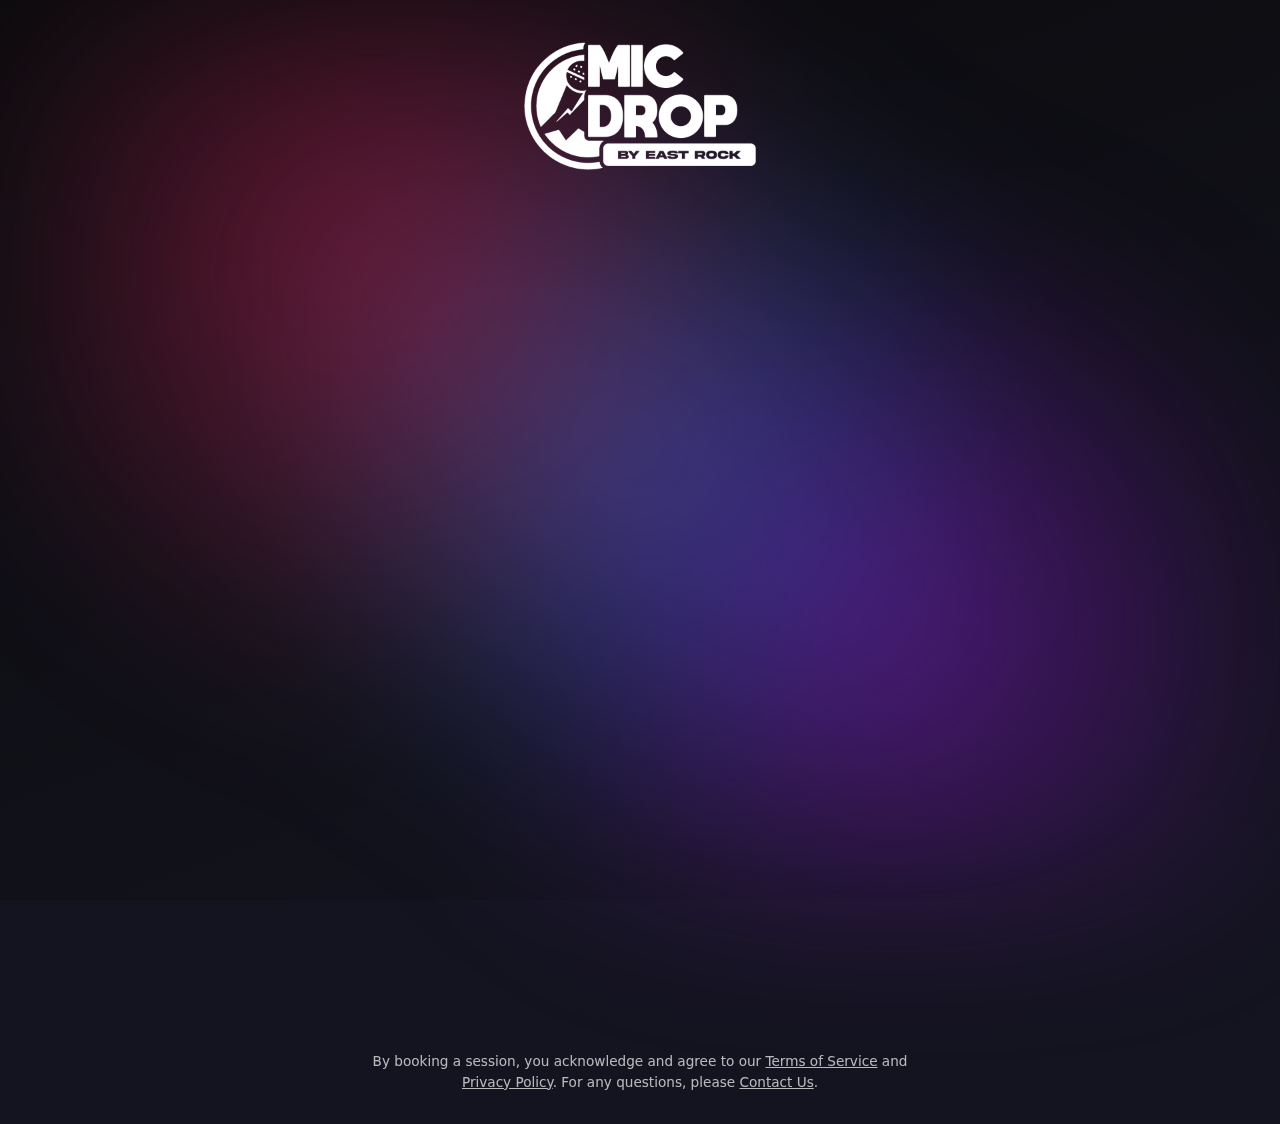
<file: index.html>
<!DOCTYPE html>
<html lang="en">

<head>
    <meta charset="UTF-8" />
    <meta name="viewport" content="width=device-width, initial-scale=1" />
    <title>Mic Drop | East Rock</title>
    <link href="https://cdn.jsdelivr.net/npm/bootstrap@5.3.3/dist/css/bootstrap.min.css" rel="stylesheet">
    <link href="./assets/css/base.css" rel="stylesheet">
    <link href="./assets/css/components.css" rel="stylesheet">
    <link href="./assets/css/pages/home.css" rel="stylesheet">
    <link href="./assets/css/animations.css" rel="stylesheet">
    <style>
        iframe {
            transform: scale(1.5);
            /* Zooms in by 50% */
        }
    </style>

</head>

<body>

    <!-- Content -->
    <main class="container container-narrow">
        <section class="hero">
            <img src="./assets/img/logo.png" alt="East Rock" style="height:180px;" class="" />

        </section>

        <section class="p-3 p-md-4 mb-2 steps-seq">
            <!-- Responsive YouTube player with rounded border -->
            <div class="video-wrapper glass mb-3">
                <div class="ratio ratio-16x9">
                    <iframe
                        src="https://www.youtube.com/embed/PxoGTrS4P04?si=-rmLL9esfPuLLINB&amp;controls=0&amp;modestbranding=1&amp;rel=0&amp;showinfo=0&amp;autoplay=1&amp;mute=1&amp;loop=1&amp;&playlist=PxoGTrS4P04"
                        title="What is your legacy?" allow="autoplay" frameborder="0">

                    </iframe>
                </div>
            </div>
            <!-- Steps -->
            <div class="step d-flex justify-content-center">
                <div class="d-flex align-items-start">
                    <div class="step-number me-3">1</div>
                    <p class="mb-0"><b class="h5">Book Your Session</b><br>Lock in your slot online and secure your
                        performance. Slots are limited.</p>
                </div>
            </div>

            <div class="step d-flex justify-content-center">
                <div class="d-flex align-items-start">
                    <div class="step-number me-3">2</div>
                    <p class="mb-0"><b class="h5">Confirm Your Shoot</b><br>Once you book a team member will reach out
                        to confirm your appointment and song details within 48 hours.</p>
                </div>
            </div>
            <div class="step d-flex justify-content-center">
                <div class="d-flex align-items-start">
                    <div class="step-number me-3">3</div>
                    <p class="mb-0"><b class="h5">Come Prepared</b><br>Come well rehearsed and dressed looking your
                        best, each shoot takes around 60 to 90 minutes.</p>
                </div>
            </div>
            <!-- CTA -->
            <a href="./1/" class="btn btn-cta mt-3">Get Started</a>
        </section>

        <!-- Trust blip / details (optional tiny text) -->
        <p class="footer-note">
            By booking a session, you acknowledge and agree to our <a href="./terms.html"
                style="text-decoration:underline!important;">Terms of Service</a> and <a href="./privacy.html"
                style="text-decoration:underline!important;">Privacy Policy</a>. For any questions, please <a
                href="mailto:micdrop@eastrockent.com" style="text-decoration:underline!important;">Contact Us</a>.
        </p>
    </main>

    <script src="https://cdn.jsdelivr.net/npm/bootstrap@5.3.3/dist/js/bootstrap.bundle.min.js"></script>

</body>

</html>
</file>
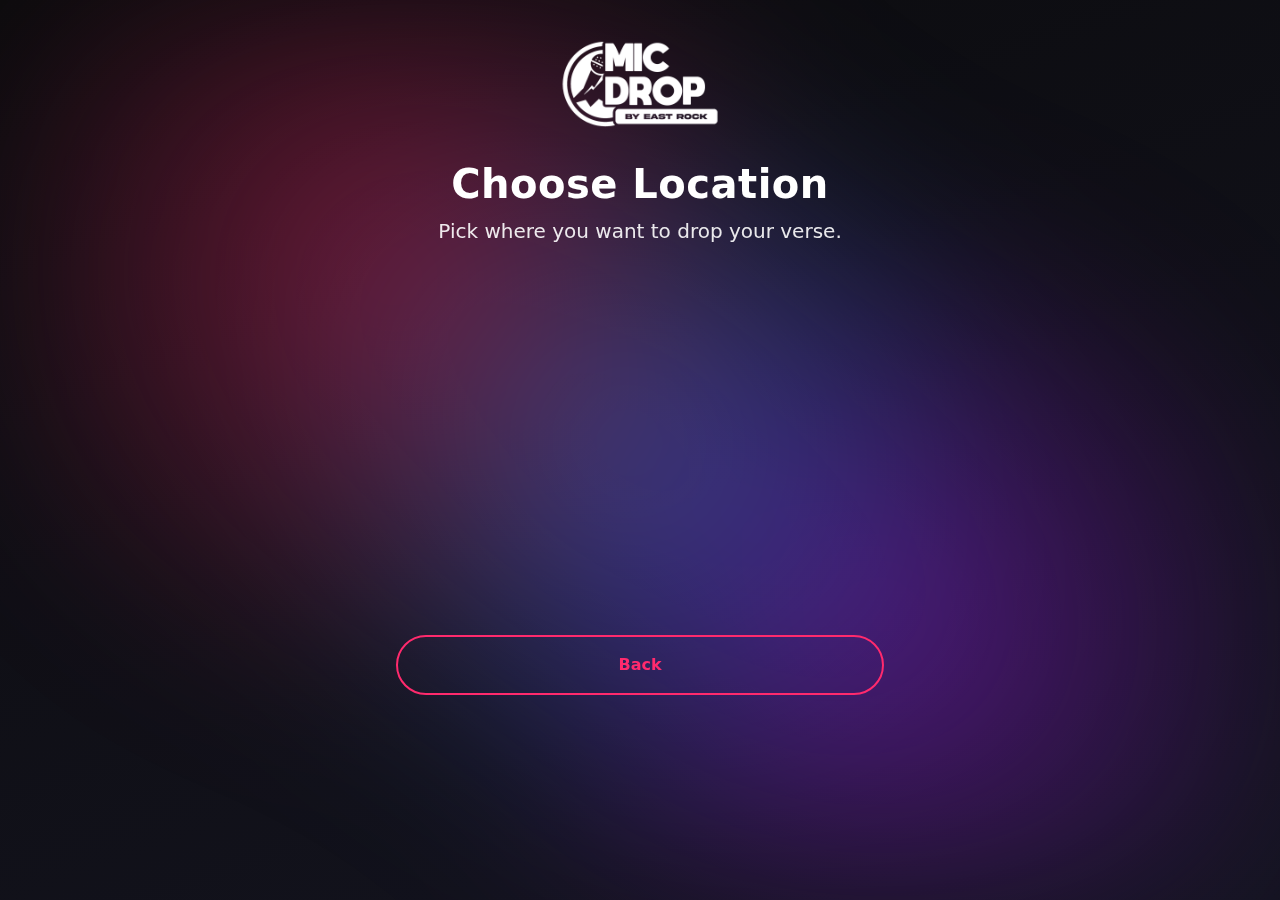
<file: 1/index.html>
<!DOCTYPE html>
<html lang="en">

<head>
    <meta charset="UTF-8" />
    <meta name="viewport" content="width=device-width, initial-scale=1" />
    <title>Mic Drop | Choose Location</title>

    <!-- Open Graph Meta Tags -->
    <meta property="og:type" content="website" />
    <meta property="og:url" content="https://drop.eastrock.tv" />
    <meta property="og:site_name" content="East Rock Mic Drop" />

    <meta property="og:title" content="Mic Drop | What’s Your Legacy?" />
    <meta property="og:description" content="Step into the booth. Deliver your bars. Leave with cinematic visuals that live forever. What’s your legacy?" />

    <meta property="og:image" content="../assets/img/og.jpg" />
    <meta property="og:image:alt" content="East Rock Mic Drop – What’s Your Legacy?" />

    <!-- Favicons -->
    <link rel="shortcut icon" href="../assets/img/favicon/favicon.ico" type="image/x-icon" />
    <link rel="apple-touch-icon" href="../assets/img/favicon/apple-touch-icon.png" />
    <link rel="apple-touch-icon" sizes="57x57" href="../assets/img/favicon/apple-touch-icon-57x57.png" />
    <link rel="apple-touch-icon" sizes="72x72" href="../assets/img/favicon/apple-touch-icon-72x72.png" />
    <link rel="apple-touch-icon" sizes="76x76" href="../assets/img/favicon/apple-touch-icon-76x76.png" />
    <link rel="apple-touch-icon" sizes="114x114" href="../assets/img/favicon/apple-touch-icon-114x114.png" />
    <link rel="apple-touch-icon" sizes="120x120" href="../assets/img/favicon/apple-touch-icon-120x120.png" />
    <link rel="apple-touch-icon" sizes="144x144" href="../assets/img/favicon/apple-touch-icon-144x144.png" />
    <link rel="apple-touch-icon" sizes="152x152" href="../assets/img/favicon/apple-touch-icon-152x152.png" />
    <link rel="apple-touch-icon" sizes="180x180" href="../assets/img/favicon/apple-touch-icon-180x180.png" />

    <!-- Twitter Card -->
    <meta name="twitter:card" content="summary_large_image" />
    <meta name="twitter:title" content="Mic Drop | What’s Your Legacy?" />
    <meta name="twitter:description" content="Step into the booth. Deliver your bars. Leave with cinematic visuals that live forever. What’s your legacy?" />
    <meta name="twitter:image" content="../assets/img/og.jpg" />

    <link href="https://cdn.jsdelivr.net/npm/bootstrap@5.3.3/dist/css/bootstrap.min.css" rel="stylesheet">
    <link href="https://cdn.jsdelivr.net/npm/bootstrap-icons@1.11.3/font/bootstrap-icons.min.css" rel="stylesheet">

    <link href="../assets/css/base.css" rel="stylesheet">
    <link href="../assets/css/components.css" rel="stylesheet">
    <link href="../assets/css/pages/locations.css" rel="stylesheet">
    <link href="../assets/css/animations.css" rel="stylesheet">
</head>

<body>
    <main class="container container-narrow">
        <section class="hero p-2 pt-4">
            <img src="../assets/img/logo.png" alt="East Rock" style="height:120px;" class="mb-0" />
            <div class="text-fade">
                <h1 class="fw-bold mt-3 mb-2">Choose Location</h1>
                <p class="lead">Pick where you want to drop your verse.</p>

            </div>

        </section>
        <section class="p-3 p-md-4 mb-3">
            
            <!-- Location options -->
            <div class="row g-3 mb-4 locations-seq">
                <div class="col-12">
                    <a href="./ct/">
                        <div class="location-card">
                            <h5><i class="bi bi-geo-alt-fill"></i> Connecticut</h5>
                            <p class="mb-0 small opacity-75">Elm City creativity at the core of Connecticut.</p>
                        </div>
                    </a>
                </div>
                <div class="col-12">
                    <a href="./ri/">
                        <div class="location-card">
                            <h5><i class="bi bi-geo-alt-fill"></i> Rhode Island</h5>
                            <p class="mb-0 small opacity-75">East Coast energy in the heart of Providence.</p>
                        </div>
                    </a>
                </div>
                <div class="col-12">
                    <a href="https://forms.gle/TsVMeDbG4mCWKY7u7">
                        <div class="location-card">
                            <h5>Don’t see your area listed?</h5>
                            <p class="mb-0 small opacity-75">Tap here to request a session near you.</p>
                        </div>
                    </a>
                </div>
            </div>
            <!-- Continue button -->
            <a href="../" class="btn btn-cta-outline">Back</a>
        </section>
        <!-- Trust blip / details (optional tiny text) -->
        <!-- <p class="footer-note fixed-bottom">
            You acknowledge and agree to our <a href="../terms.html" style="text-decoration:underline!important;">Terms
                of Service</a> and <a href="../privacy.html" style="text-decoration:underline!important;">Privacy
                Policy</a>. Please <a href="mailto:support@eastrockent.com"
                style="text-decoration:underline!important;">Contact Us</a> if you have any questions.
        </p> -->
    </main>

    <!-- Bootstrap JS Bundle with Popper -->
    <script src="https://cdn.jsdelivr.net/npm/bootstrap@5.3.3/dist/js/bootstrap.bundle.min.js"></script>

</body>



</html>
</file>
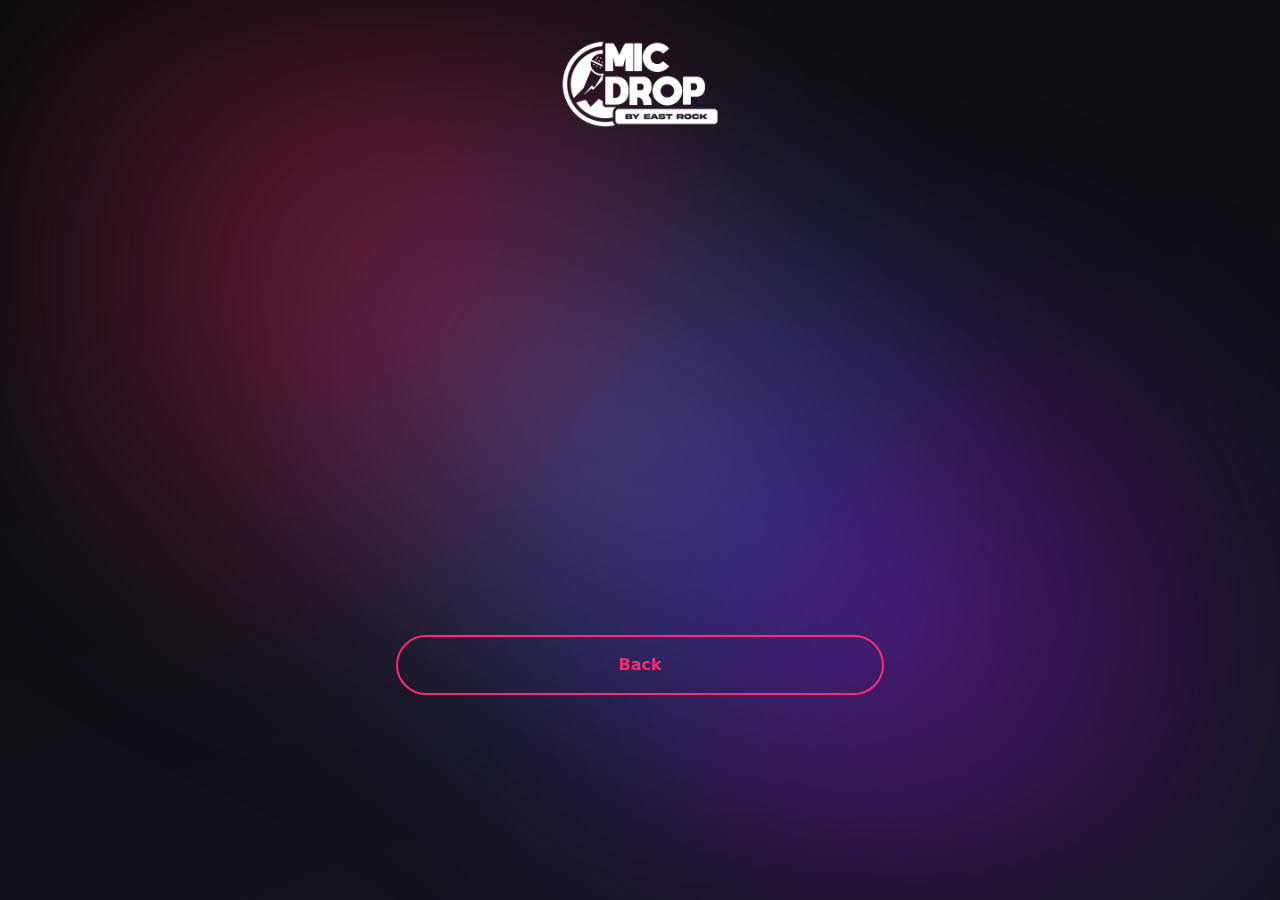
<file: 1/connecticut/index.html>
<!DOCTYPE html>
<html lang="en">

<head>
    <meta charset="UTF-8" />
    <meta name="viewport" content="width=device-width, initial-scale=1" />
    <title>Mic Drop | Choose Song Count</title>

    <!-- Open Graph Meta Tags -->
    <meta property="og:type" content="website" />
    <meta property="og:url" content="https://drop.eastrock.tv" />
    <meta property="og:site_name" content="East Rock Mic Drop" />

    <meta property="og:title" content="Mic Drop | What’s Your Legacy?" />
    <meta property="og:description" content="Step into the booth. Deliver your bars. Leave with cinematic visuals that live forever. What’s your legacy?" />

    <meta property="og:image" content="../../assets/img/og.jpg" />
    <meta property="og:image:alt" content="East Rock Mic Drop – What’s Your Legacy?" />

    <!-- Favicons -->
    <link rel="shortcut icon" href="../../assets/img/favicon/favicon.ico" type="image/x-icon" />
    <link rel="apple-touch-icon" href="../../assets/img/favicon/apple-touch-icon.png" />
    <link rel="apple-touch-icon" sizes="57x57" href="../../assets/img/favicon/apple-touch-icon-57x57.png" />
    <link rel="apple-touch-icon" sizes="72x72" href="../../assets/img/favicon/apple-touch-icon-72x72.png" />
    <link rel="apple-touch-icon" sizes="76x76" href="../../assets/img/favicon/apple-touch-icon-76x76.png" />
    <link rel="apple-touch-icon" sizes="114x114" href="../../assets/img/favicon/apple-touch-icon-114x114.png" />
    <link rel="apple-touch-icon" sizes="120x120" href="../../assets/img/favicon/apple-touch-icon-120x120.png" />
    <link rel="apple-touch-icon" sizes="144x144" href="../../assets/img/favicon/apple-touch-icon-144x144.png" />
    <link rel="apple-touch-icon" sizes="152x152" href="../../assets/img/favicon/apple-touch-icon-152x152.png" />
    <link rel="apple-touch-icon" sizes="180x180" href="../../assets/img/favicon/apple-touch-icon-180x180.png" />

    <!-- Twitter Card -->
    <meta name="twitter:card" content="summary_large_image" />
    <meta name="twitter:title" content="Mic Drop | What’s Your Legacy?" />
    <meta name="twitter:description" content="Step into the booth. Deliver your bars. Leave with cinematic visuals that live forever. What’s your legacy?" />
    <meta name="twitter:image" content="../../assets/img/og.jpg" />

    <link href="https://cdn.jsdelivr.net/npm/bootstrap@5.3.3/dist/css/bootstrap.min.css" rel="stylesheet">
    <link href="../../assets/css/base.css" rel="stylesheet">
    <link href="../../assets/css/components.css" rel="stylesheet">
    <link href="../../assets/css/animations.css" rel="stylesheet">
    <link href="../../assets/css/pages/songs.css" rel="stylesheet">

</head>

<body>
    <main class="container container-narrow">
        <section class="hero p-2 pt-4">
            <img src="../../assets/img/logo.png" alt="East Rock" style="height:120px;" class="mb-0" />
            <div class="text-fade">
                <h1 class="fw-bold mt-3 mb-2">Choose Songs</h1>
                <p class="lead">Select how many songs you'd like to shoot.</p>

            </div>

        </section>
        <section class="p-3 p-md-4 mb-3">
            <!-- Location options -->
            <div class="row g-3 mb-4 locations-seq">
                <div class="col-12">
                    <a href="https://shopeastrock.com/products/mic-drop?variant=51114067919131">
                        <div class="location-card">
                            <h5>1 Song</h5>
                            <p class="mb-0 small opacity-75">Highlight your upcoming single.</p>
                        </div>
                    </a>
                </div>
                <div class="col-12">
                    <a href="https://shopeastrock.com/products/mic-drop?variant=51116098519323">
                        <div class="location-card">
                            <h5>2 Songs</h5>
                            <p class="mb-0 small opacity-75">Bolster your social media.</p>
                        </div>
                    </a>
                </div>
                <div class="col-12">
                    <a href="https://shopeastrock.com/products/mic-drop?variant=51116098552091">
                        <div class="location-card">
                            <h5>3 Songs</h5>
                            <p class="mb-0 small opacity-75">Prepare for your album release.</p>
                        </div>
                    </a>
                </div>
            </div>
            <!-- Continue button -->
            <a href="../" class="btn btn-cta-outline">Back</a>
        </section>
        <!-- Trust blip / details (optional tiny text) -->
        <!-- <p class="footer-note fixed-bottom">
            You acknowledge and agree to our <a href="../../terms.html" style="text-decoration:underline!important;">Terms
                of Service</a> and <a href="../../privacy.html" style="text-decoration:underline!important;">Privacy
                Policy</a>. Please <a href="mailto:support@eastrockent.com"
                style="text-decoration:underline!important;">Contact Us</a> if you have any questions.
        </p> -->
    </main>

    <!-- Bootstrap JS Bundle with Popper -->
    <script src="https://cdn.jsdelivr.net/npm/bootstrap@5.3.3/dist/js/bootstrap.bundle.min.js"></script>

</body>



</html>
</file>
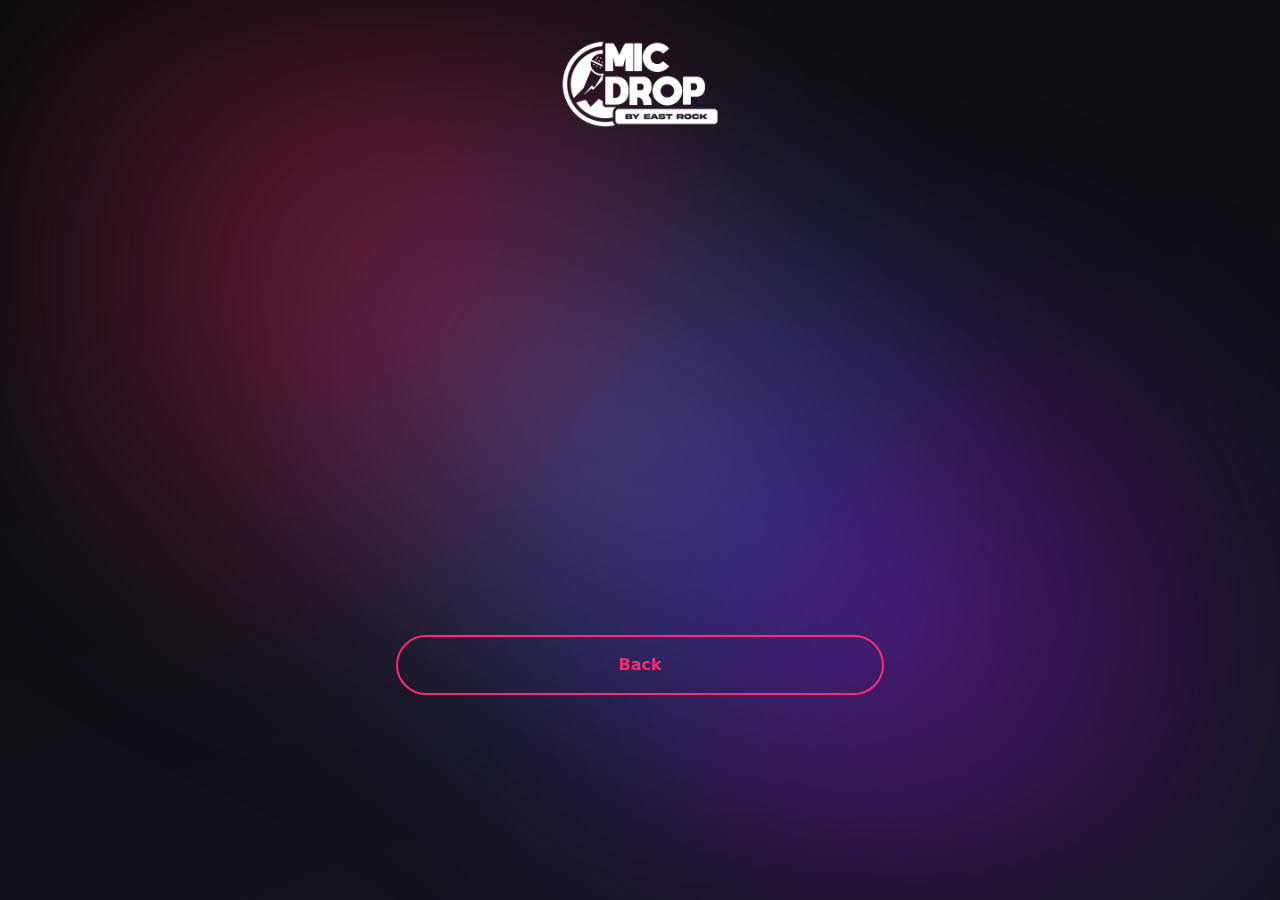
<file: 1/ct/index.html>
<!DOCTYPE html>
<html lang="en">

<head>
    <meta charset="UTF-8" />
    <meta name="viewport" content="width=device-width, initial-scale=1" />
    <title>Mic Drop | Choose Shoot Type</title>

    <!-- Open Graph Meta Tags -->
    <meta property="og:type" content="website" />
    <meta property="og:url" content="https://drop.eastrock.tv" />
    <meta property="og:site_name" content="East Rock Mic Drop" />

    <meta property="og:title" content="Mic Drop | What’s Your Legacy?" />
    <meta property="og:description" content="Step into the booth. Deliver your bars. Leave with cinematic visuals that live forever. What’s your legacy?" />

    <meta property="og:image" content="../../assets/img/og.jpg" />
    <meta property="og:image:alt" content="East Rock Mic Drop – What’s Your Legacy?" />

    <!-- Favicons -->
    <link rel="shortcut icon" href="../../assets/img/favicon/favicon.ico" type="image/x-icon" />
    <link rel="apple-touch-icon" href="../../assets/img/favicon/apple-touch-icon.png" />
    <link rel="apple-touch-icon" sizes="57x57" href="../../assets/img/favicon/apple-touch-icon-57x57.png" />
    <link rel="apple-touch-icon" sizes="72x72" href="../../assets/img/favicon/apple-touch-icon-72x72.png" />
    <link rel="apple-touch-icon" sizes="76x76" href="../../assets/img/favicon/apple-touch-icon-76x76.png" />
    <link rel="apple-touch-icon" sizes="114x114" href="../../assets/img/favicon/apple-touch-icon-114x114.png" />
    <link rel="apple-touch-icon" sizes="120x120" href="../../assets/img/favicon/apple-touch-icon-120x120.png" />
    <link rel="apple-touch-icon" sizes="144x144" href="../../assets/img/favicon/apple-touch-icon-144x144.png" />
    <link rel="apple-touch-icon" sizes="152x152" href="../../assets/img/favicon/apple-touch-icon-152x152.png" />
    <link rel="apple-touch-icon" sizes="180x180" href="../../assets/img/favicon/apple-touch-icon-180x180.png" />

    <!-- Twitter Card -->
    <meta name="twitter:card" content="summary_large_image" />
    <meta name="twitter:title" content="Mic Drop | What’s Your Legacy?" />
    <meta name="twitter:description" content="Step into the booth. Deliver your bars. Leave with cinematic visuals that live forever. What’s your legacy?" />
    <meta name="twitter:image" content="../../assets/img/og.jpg" />

    <link href="https://cdn.jsdelivr.net/npm/bootstrap@5.3.3/dist/css/bootstrap.min.css" rel="stylesheet">
    <link href="https://cdn.jsdelivr.net/npm/bootstrap-icons@1.11.3/font/bootstrap-icons.min.css" rel="stylesheet">
    <link href="https://cdn.jsdelivr.net/npm/bootstrap-icons@1.11.3/font/bootstrap-icons.min.css" rel="stylesheet">

    <link href="../../assets/css/base.css" rel="stylesheet">
    <link href="../../assets/css/components.css" rel="stylesheet">
    <link href="../../assets/css/animations.css" rel="stylesheet">
    <link href="../../assets/css/pages/songs.css" rel="stylesheet">

</head>

<body>
    <main class="container container-narrow">
        <section class="hero p-2 pt-4">
            <img src="../../assets/img/logo.png" alt="East Rock" style="height:120px;" class="mb-0" />
            <div class="text-fade">
                <h1 class="fw-bold mt-3 mb-2">Connecticut</h1>
                <p class="lead">What type of shoot would you like?</p>

            </div>

        </section>
        
        <section class="p-3 p-md-4 mb-3">
          
            <!-- Location options -->
            <div class="row g-3 mb-4 locations-seq">
                <div class="col-12">
                    <a href="./1/">
                        <div class="location-card">
                            <h5><i class="bi bi-person-fill"></i> Solo</h5>
                            <p class="mb-0 small opacity-75">For 1 Artist and Video</p>
                        </div>
                    </a>
                </div>                
                <div class="col-12">
                    <a href="https://shopeastrock.com/products/mic-drop?variant=51116354076955">
                        <div class="location-card">
                            <h5><i class="bi bi-people-fill"></i> Group/Bulk</h5>
                            <p class="mb-0 small opacity-75">Up To 5 Artists or Videos</p>
                        </div>
                    </a>
                </div>
                <div class="col-12">
                    <a href="https://docs.google.com/forms/d/e/1FAIpQLSeaw7i9MpMlI391jaIkdVyi7H2bhnwgYU05dRkubp8frocsRA/viewform?usp=header">
                        <div class="location-card">
                            <h5>Need a larger booking?</h5>
                            <p class="mb-0 small opacity-75">Tap here to request a larger group booking</p>
                        </div>
                    </a>
                </div>                
            </div>
            <!-- Continue button -->
            <a href="../" class="btn btn-cta-outline">Back</a>
        </section>
        <!-- Trust blip / details (optional tiny text) -->
        <!-- <p class="footer-note fixed-bottom">
            You acknowledge and agree to our <a href="../../terms.html" style="text-decoration:underline!important;">Terms
                of Service</a> and <a href="../../privacy.html" style="text-decoration:underline!important;">Privacy
                Policy</a>. Please <a href="mailto:support@eastrockent.com"
                style="text-decoration:underline!important;">Contact Us</a> if you have any questions.
        </p> -->
    </main>

    <!-- Bootstrap JS Bundle with Popper -->
    <script src="https://cdn.jsdelivr.net/npm/bootstrap@5.3.3/dist/js/bootstrap.bundle.min.js"></script>

</body>



</html>
</file>
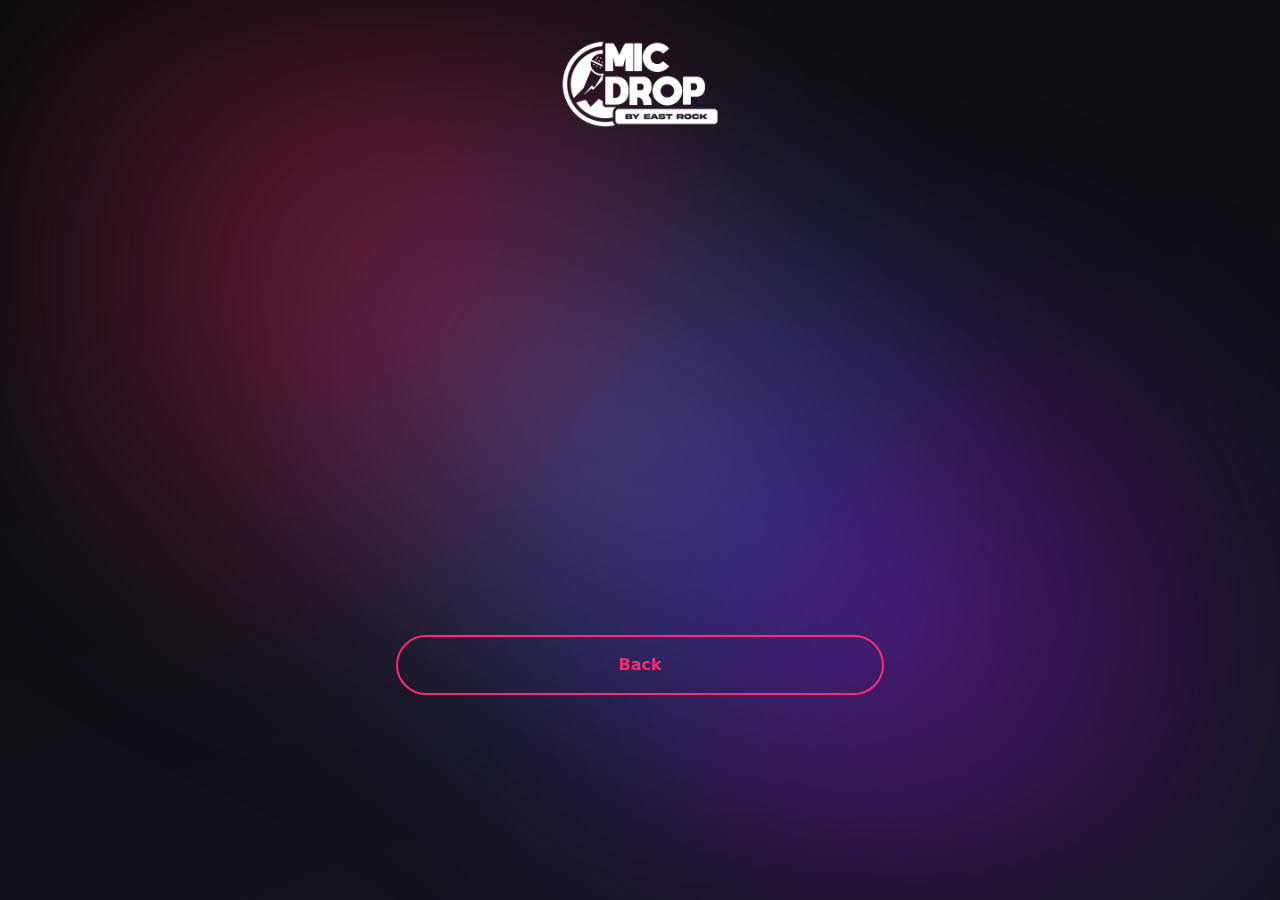
<file: 1/ri/index.html>
<!DOCTYPE html>
<html lang="en">

<head>
    <meta charset="UTF-8" />
    <meta name="viewport" content="width=device-width, initial-scale=1" />
    <title>Mic Drop | Choose Shoot Type</title>

    <!-- Open Graph Meta Tags -->
    <meta property="og:type" content="website" />
    <meta property="og:url" content="https://drop.eastrock.tv" />
    <meta property="og:site_name" content="East Rock Mic Drop" />

    <meta property="og:title" content="Mic Drop | What’s Your Legacy?" />
    <meta property="og:description" content="Step into the booth. Deliver your bars. Leave with cinematic visuals that live forever. What’s your legacy?" />

    <meta property="og:image" content="../../assets/img/og.jpg" />
    <meta property="og:image:alt" content="East Rock Mic Drop – What’s Your Legacy?" />

    <!-- Favicons -->
    <link rel="shortcut icon" href="../../assets/img/favicon/favicon.ico" type="image/x-icon" />
    <link rel="apple-touch-icon" href="../../assets/img/favicon/apple-touch-icon.png" />
    <link rel="apple-touch-icon" sizes="57x57" href="../../assets/img/favicon/apple-touch-icon-57x57.png" />
    <link rel="apple-touch-icon" sizes="72x72" href="../../assets/img/favicon/apple-touch-icon-72x72.png" />
    <link rel="apple-touch-icon" sizes="76x76" href="../../assets/img/favicon/apple-touch-icon-76x76.png" />
    <link rel="apple-touch-icon" sizes="114x114" href="../../assets/img/favicon/apple-touch-icon-114x114.png" />
    <link rel="apple-touch-icon" sizes="120x120" href="../../assets/img/favicon/apple-touch-icon-120x120.png" />
    <link rel="apple-touch-icon" sizes="144x144" href="../../assets/img/favicon/apple-touch-icon-144x144.png" />
    <link rel="apple-touch-icon" sizes="152x152" href="../../assets/img/favicon/apple-touch-icon-152x152.png" />
    <link rel="apple-touch-icon" sizes="180x180" href="../../assets/img/favicon/apple-touch-icon-180x180.png" />

    <!-- Twitter Card -->
    <meta name="twitter:card" content="summary_large_image" />
    <meta name="twitter:title" content="Mic Drop | What’s Your Legacy?" />
    <meta name="twitter:description" content="Step into the booth. Deliver your bars. Leave with cinematic visuals that live forever. What’s your legacy?" />
    <meta name="twitter:image" content="../../assets/img/og.jpg" />

    <link href="https://cdn.jsdelivr.net/npm/bootstrap@5.3.3/dist/css/bootstrap.min.css" rel="stylesheet">
    <link href="https://cdn.jsdelivr.net/npm/bootstrap-icons@1.11.3/font/bootstrap-icons.min.css" rel="stylesheet">
    <link href="https://cdn.jsdelivr.net/npm/bootstrap-icons@1.11.3/font/bootstrap-icons.min.css" rel="stylesheet">

    <link href="../../assets/css/base.css" rel="stylesheet">
    <link href="../../assets/css/components.css" rel="stylesheet">
    <link href="../../assets/css/animations.css" rel="stylesheet">
    <link href="../../assets/css/pages/songs.css" rel="stylesheet">

</head>

<body>
    <main class="container container-narrow">
        <section class="hero p-2 pt-4">
            <img src="../../assets/img/logo.png" alt="East Rock" style="height:120px;" class="mb-0" />
            <div class="text-fade">
                <h1 class="fw-bold mt-3 mb-2">Rhode Island</h1>
                <p class="lead">What type of shoot would you like?</p>

            </div>

        </section>
        
        <section class="p-3 p-md-4 mb-3">
          
            <!-- Location options -->
            <div class="row g-3 mb-4 locations-seq">
                <div class="col-12">
                    <a href="./1/">
                        <div class="location-card">
                            <h5><i class="bi bi-person-fill"></i> Solo</h5>
                            <p class="mb-0 small opacity-75">For 1 Artist and Video</p>
                        </div>
                    </a>
                </div>                
                <div class="col-12">
                    <a href="https://shopeastrock.com/products/mic-drop?variant=51116354109723">
                        <div class="location-card">
                            <h5><i class="bi bi-people-fill"></i> Group/Bulk</h5>
                            <p class="mb-0 small opacity-75">Up To 5 Artists or Videos</p>
                        </div>
                    </a>
                </div>
                <div class="col-12">
                    <a href="https://docs.google.com/forms/d/e/1FAIpQLSeaw7i9MpMlI391jaIkdVyi7H2bhnwgYU05dRkubp8frocsRA/viewform?usp=header">
                        <div class="location-card">
                            <h5>Need a larger booking?</h5>
                            <p class="mb-0 small opacity-75">Tap here to request a large group booking</p>
                        </div>
                    </a>
                </div>                
            </div>
            <!-- Continue button -->
            <a href="../" class="btn btn-cta-outline">Back</a>
        </section>
        <!-- Trust blip / details (optional tiny text) -->
        <!-- <p class="footer-note fixed-bottom">
            You acknowledge and agree to our <a href="../../terms.html" style="text-decoration:underline!important;">Terms
                of Service</a> and <a href="../../privacy.html" style="text-decoration:underline!important;">Privacy
                Policy</a>. Please <a href="mailto:support@eastrockent.com"
                style="text-decoration:underline!important;">Contact Us</a> if you have any questions.
        </p> -->
    </main>

    <!-- Bootstrap JS Bundle with Popper -->
    <script src="https://cdn.jsdelivr.net/npm/bootstrap@5.3.3/dist/js/bootstrap.bundle.min.js"></script>

</body>



</html>
</file>
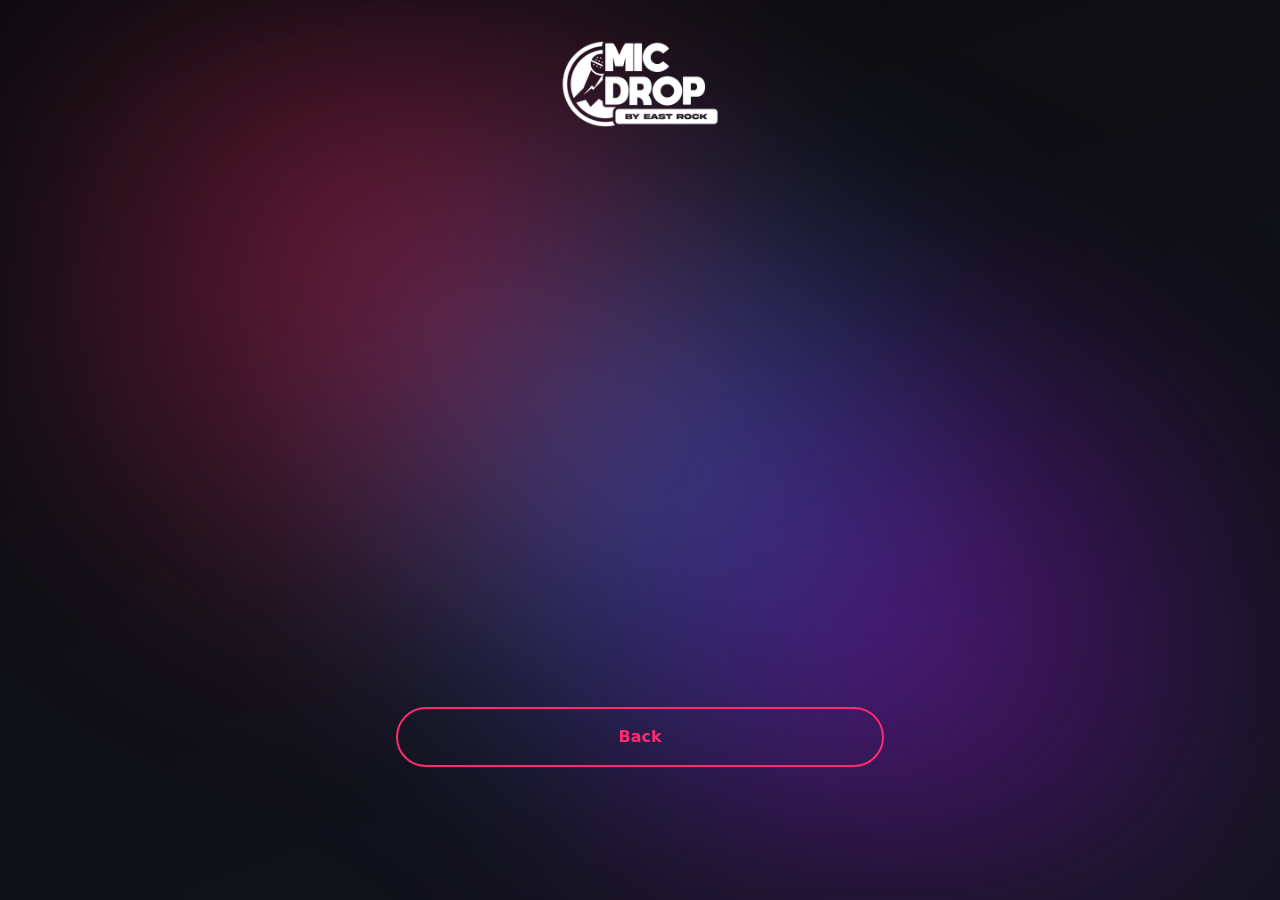
<file: 1/ct/1/index.html>
<!DOCTYPE html>
<html lang="en">

<head>
    <meta charset="UTF-8" />
    <meta name="viewport" content="width=device-width, initial-scale=1" />
    <title>Mic Drop | Choose Song Count</title>

    <!-- Open Graph Meta Tags -->
    <meta property="og:type" content="website" />
    <meta property="og:url" content="https://drop.eastrock.tv" />
    <meta property="og:site_name" content="East Rock Mic Drop" />

    <meta property="og:title" content="Mic Drop | What’s Your Legacy?" />
    <meta property="og:description" content="Step into the booth. Deliver your bars. Leave with cinematic visuals that live forever. What’s your legacy?" />

    <meta property="og:image" content="../../../assets/img/og.jpg" />
    <meta property="og:image:alt" content="East Rock Mic Drop – What’s Your Legacy?" />

    <!-- Favicons -->
    <link rel="shortcut icon" href="../../../assets/img/favicon/favicon.ico" type="image/x-icon" />
    <link rel="apple-touch-icon" href="../../../assets/img/favicon/apple-touch-icon.png" />
    <link rel="apple-touch-icon" sizes="57x57" href="../../../assets/img/favicon/apple-touch-icon-57x57.png" />
    <link rel="apple-touch-icon" sizes="72x72" href="../../../assets/img/favicon/apple-touch-icon-72x72.png" />
    <link rel="apple-touch-icon" sizes="76x76" href="../../../assets/img/favicon/apple-touch-icon-76x76.png" />
    <link rel="apple-touch-icon" sizes="114x114" href="../../../assets/img/favicon/apple-touch-icon-114x114.png" />
    <link rel="apple-touch-icon" sizes="120x120" href="../../../assets/img/favicon/apple-touch-icon-120x120.png" />
    <link rel="apple-touch-icon" sizes="144x144" href="../../../assets/img/favicon/apple-touch-icon-144x144.png" />
    <link rel="apple-touch-icon" sizes="152x152" href="../../../assets/img/favicon/apple-touch-icon-152x152.png" />
    <link rel="apple-touch-icon" sizes="180x180" href="../../../assets/img/favicon/apple-touch-icon-180x180.png" />

    <!-- Twitter Card -->
    <meta name="twitter:card" content="summary_large_image" />
    <meta name="twitter:title" content="Mic Drop | What’s Your Legacy?" />
    <meta name="twitter:description" content="Step into the booth. Deliver your bars. Leave with cinematic visuals that live forever. What’s your legacy?" />
    <meta name="twitter:image" content="../../../assets/img/og.jpg" />

    <link href="https://cdn.jsdelivr.net/npm/bootstrap@5.3.3/dist/css/bootstrap.min.css" rel="stylesheet">
    <link href="https://cdn.jsdelivr.net/npm/bootstrap-icons@1.11.3/font/bootstrap-icons.min.css" rel="stylesheet">

    <link href="../../../assets/css/base.css" rel="stylesheet">
    <link href="../../../assets/css/components.css" rel="stylesheet">
    <link href="../../../assets/css/animations.css" rel="stylesheet">
    <link href="../../../assets/css/pages/songs.css" rel="stylesheet">

</head>

<body>
    <main class="container container-narrow">
        <section class="hero p-2 pt-4">
            <img src="../../../assets/img/logo.png" alt="East Rock" style="height:120px;" class="mb-0" />
            <div class="text-fade">
                <h1 class="fw-bold mt-3 mb-2">Choose Songs</h1>
                <p class="lead">Select how many songs you'd like to perform.</p>

            </div>

        </section>
        <section class="p-3 p-md-4 mb-3">
            <!-- Location options -->
            <div class="row g-3 mb-4 locations-seq">
                <div class="col-12">
                    <a href="https://shopeastrock.com/products/mic-drop?variant=51114067919131">
                        <div class="location-card">
                            <h5><i class="bi bi-music-note"></i><br>1 Song</h5>
                            <p class="mb-0 small opacity-75">Highlight your upcoming single.</p>
                        </div>
                    </a>
                </div>
                <div class="col-12">
                    <a href="https://shopeastrock.com/products/mic-drop?variant=51116098519323">
                        <div class="location-card">
                            <h5><i class="bi bi-music-note-beamed"></i><br>2 Songs</h5>
                            <p class="mb-0 small opacity-75">Bolster your social media.</p>
                        </div>
                    </a>
                </div>
                <div class="col-12">
                    <a href="https://shopeastrock.com/products/mic-drop?variant=51116098552091">
                        <div class="location-card">
                            <h5><i class="bi bi-music-note-list"></i><br>3 Songs</h5>
                            <p class="mb-0 small opacity-75">Prepare for your album release.</p>
                        </div>
                    </a>
                </div>
            </div>
            <!-- Continue button -->
            <a href="../" class="btn btn-cta-outline">Back</a>
        </section>
        <!-- Trust blip / details (optional tiny text) -->
        <!-- <p class="footer-note fixed-bottom">
            You acknowledge and agree to our <a href="../../../terms.html" style="text-decoration:underline!important;">Terms
                of Service</a> and <a href="../../../privacy.html" style="text-decoration:underline!important;">Privacy
                Policy</a>. Please <a href="mailto:support@eastrockent.com"
                style="text-decoration:underline!important;">Contact Us</a> if you have any questions.
        </p> -->
    </main>

    <!-- Bootstrap JS Bundle with Popper -->
    <script src="https://cdn.jsdelivr.net/npm/bootstrap@5.3.3/dist/js/bootstrap.bundle.min.js"></script>

</body>



</html>
</file>
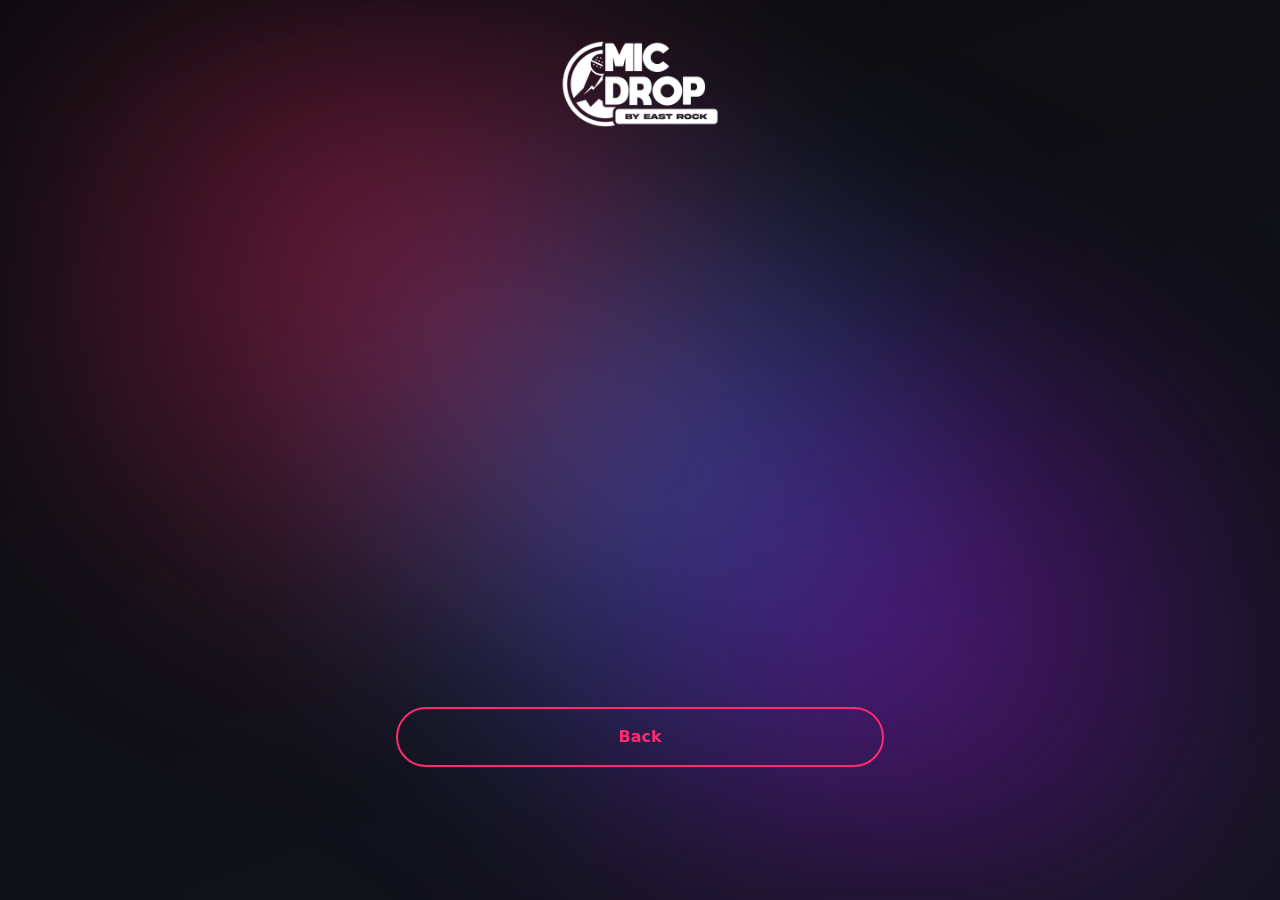
<file: 1/ri/1/index.html>
<!DOCTYPE html>
<html lang="en">

<head>
    <meta charset="UTF-8" />
    <meta name="viewport" content="width=device-width, initial-scale=1" />
    <title>Mic Drop | Choose Song Count</title>

    <!-- Open Graph Meta Tags -->
    <meta property="og:type" content="website" />
    <meta property="og:url" content="https://drop.eastrock.tv" />
    <meta property="og:site_name" content="East Rock Mic Drop" />

    <meta property="og:title" content="Mic Drop | What’s Your Legacy?" />
    <meta property="og:description" content="Step into the booth. Deliver your bars. Leave with cinematic visuals that live forever. What’s your legacy?" />

    <meta property="og:image" content="../../../assets/img/og.jpg" />
    <meta property="og:image:alt" content="East Rock Mic Drop – What’s Your Legacy?" />

    <!-- Favicons -->
    <link rel="shortcut icon" href="../../../assets/img/favicon/favicon.ico" type="image/x-icon" />
    <link rel="apple-touch-icon" href="../../../assets/img/favicon/apple-touch-icon.png" />
    <link rel="apple-touch-icon" sizes="57x57" href="../../../assets/img/favicon/apple-touch-icon-57x57.png" />
    <link rel="apple-touch-icon" sizes="72x72" href="../../../assets/img/favicon/apple-touch-icon-72x72.png" />
    <link rel="apple-touch-icon" sizes="76x76" href="../../../assets/img/favicon/apple-touch-icon-76x76.png" />
    <link rel="apple-touch-icon" sizes="114x114" href="../../../assets/img/favicon/apple-touch-icon-114x114.png" />
    <link rel="apple-touch-icon" sizes="120x120" href="../../../assets/img/favicon/apple-touch-icon-120x120.png" />
    <link rel="apple-touch-icon" sizes="144x144" href="../../../assets/img/favicon/apple-touch-icon-144x144.png" />
    <link rel="apple-touch-icon" sizes="152x152" href="../../../assets/img/favicon/apple-touch-icon-152x152.png" />
    <link rel="apple-touch-icon" sizes="180x180" href="../../../assets/img/favicon/apple-touch-icon-180x180.png" />

    <!-- Twitter Card -->
    <meta name="twitter:card" content="summary_large_image" />
    <meta name="twitter:title" content="Mic Drop | What’s Your Legacy?" />
    <meta name="twitter:description" content="Step into the booth. Deliver your bars. Leave with cinematic visuals that live forever. What’s your legacy?" />
    <meta name="twitter:image" content="../../../assets/img/og.jpg" />

    <link href="https://cdn.jsdelivr.net/npm/bootstrap@5.3.3/dist/css/bootstrap.min.css" rel="stylesheet">
    <link href="https://cdn.jsdelivr.net/npm/bootstrap-icons@1.11.3/font/bootstrap-icons.min.css" rel="stylesheet">

    <link href="../../../assets/css/base.css" rel="stylesheet">
    <link href="../../../assets/css/components.css" rel="stylesheet">
    <link href="../../../assets/css/animations.css" rel="stylesheet">
    <link href="../../../assets/css/pages/songs.css" rel="stylesheet">

</head>

<body>
    <main class="container container-narrow">
        <section class="hero p-2 pt-4">
            <img src="../../../assets/img/logo.png" alt="East Rock" style="height:120px;" class="mb-0" />
            <div class="text-fade">
                <h1 class="fw-bold mt-3 mb-2">Choose Songs</h1>
                <p class="lead">Select how many songs you'd like to perform.</p>

            </div>

        </section>
        <section class="p-3 p-md-4 mb-3">
            <!-- Location options -->
            <div class="row g-3 mb-4 locations-seq">
                <div class="col-12">
                    <a href="https://shopeastrock.com/products/mic-drop?variant=51069125460251">
                        <div class="location-card">
                            <h5><i class="bi bi-music-note"></i><br>1 Song</h5>
                            <p class="mb-0 small opacity-75">Highlight your upcoming single.</p>
                        </div>
                    </a>
                </div>
                <div class="col-12">
                    <a href="https://shopeastrock.com/products/mic-drop?variant=51116098584859">
                        <div class="location-card">
                            <h5><i class="bi bi-music-note-beamed"></i><br>2 Songs</h5>
                            <p class="mb-0 small opacity-75">Bolster your social media.</p>
                        </div>
                    </a>
                </div>
                <div class="col-12">
                    <a href="https://shopeastrock.com/products/mic-drop?variant=51116098617627">
                        <div class="location-card">
                            <h5><i class="bi bi-music-note-list"></i><br>3 Songs</h5>
                            <p class="mb-0 small opacity-75">Prepare for your album release.</p>
                        </div>
                    </a>
                </div>
            </div>
            <!-- Continue button -->
            <a href="../" class="btn btn-cta-outline">Back</a>
        </section>
        <!-- Trust blip / details (optional tiny text) -->
        <!-- <p class="footer-note fixed-bottom">
            You acknowledge and agree to our <a href="../../../terms.html" style="text-decoration:underline!important;">Terms
                of Service</a> and <a href="../../../privacy.html" style="text-decoration:underline!important;">Privacy
                Policy</a>. Please <a href="mailto:support@eastrockent.com"
                style="text-decoration:underline!important;">Contact Us</a> if you have any questions.
        </p> -->
    </main>

    <!-- Bootstrap JS Bundle with Popper -->
    <script src="https://cdn.jsdelivr.net/npm/bootstrap@5.3.3/dist/js/bootstrap.bundle.min.js"></script>

</body>



</html>
</file>
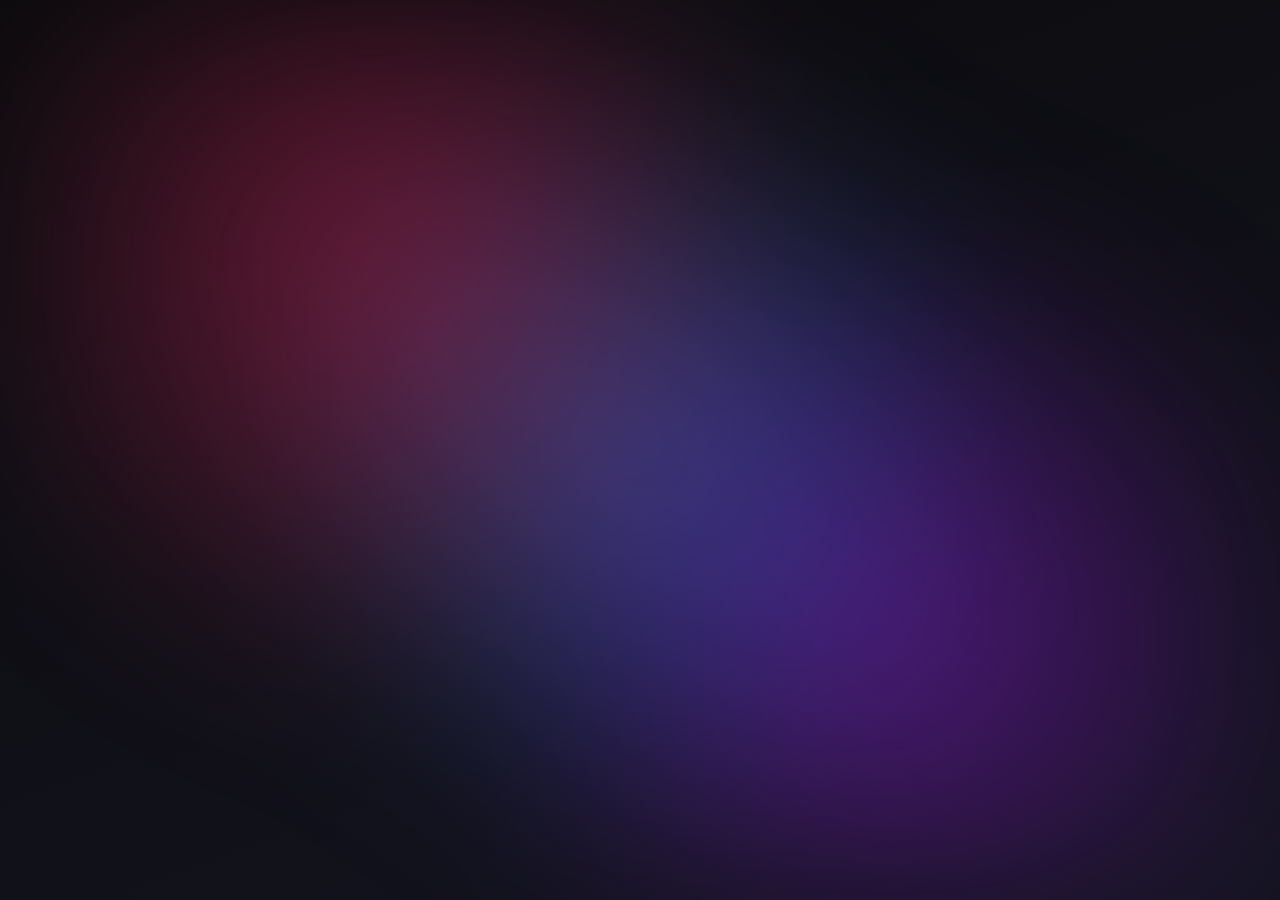
<file: blank.html>
<!DOCTYPE html>
<html lang="en">
<head>
  <meta charset="UTF-8" />
  <meta name="viewport" content="width=device-width, initial-scale=1" />
  <title>Privacy Policy | Mic Drop</title>
  
  <link href="https://cdn.jsdelivr.net/npm/bootstrap@5.3.3/dist/css/bootstrap.min.css" rel="stylesheet">
  <link href="./assets/css/base.css" rel="stylesheet">
  <link href="./assets/css/components.css" rel="stylesheet">
  <link href="./assets/css/pages/legal.css" rel="stylesheet">
</head>
<body>


</body>

</html>
</file>
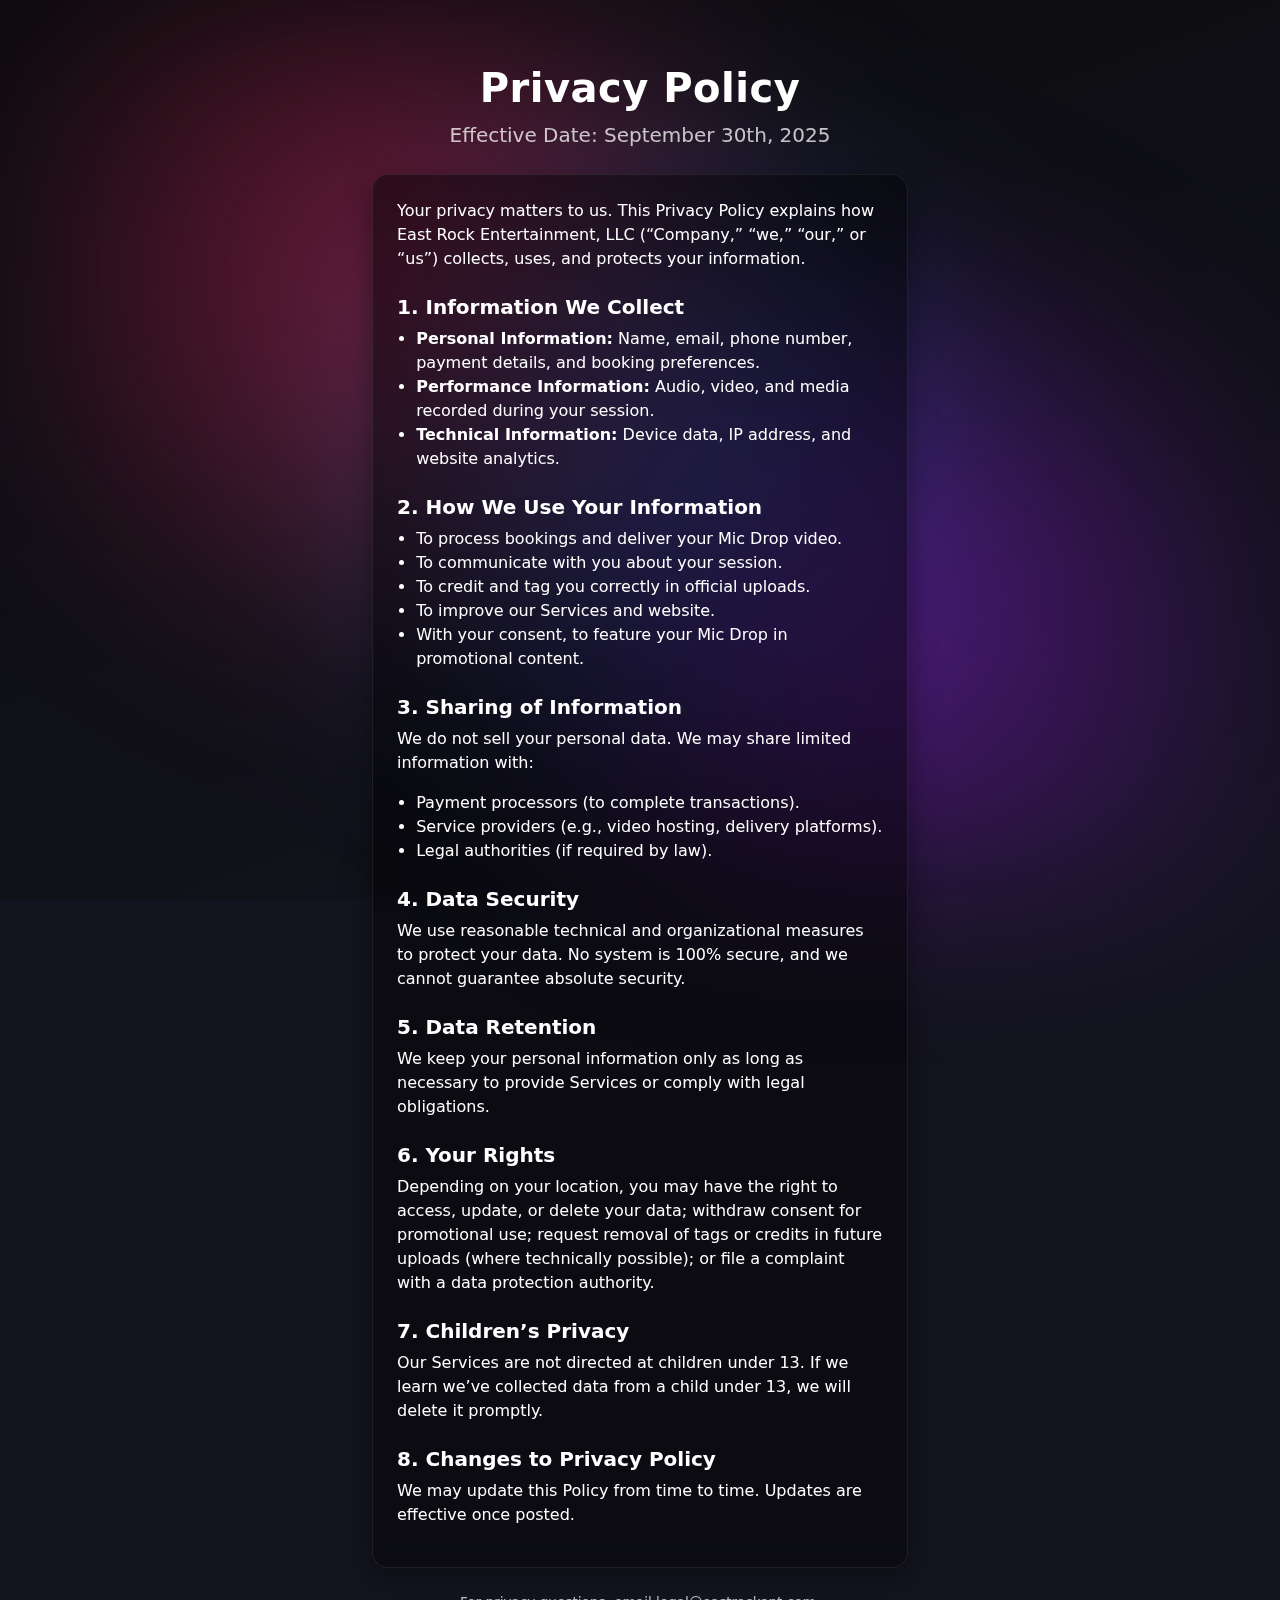
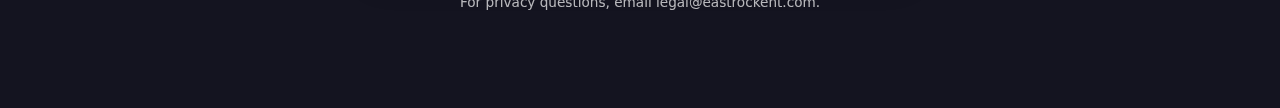
<file: privacy.html>
<!DOCTYPE html>
<html lang="en">
<head>
  <meta charset="UTF-8" />
  <meta name="viewport" content="width=device-width, initial-scale=1" />
  <title>Privacy Policy | Mic Drop</title>
  <link href="https://cdn.jsdelivr.net/npm/bootstrap@5.3.3/dist/css/bootstrap.min.css" rel="stylesheet">
  <link href="./assets/css/base.css" rel="stylesheet">
  <link href="./assets/css/components.css" rel="stylesheet">
  <link href="./assets/css/pages/legal.css" rel="stylesheet">
</head>
<body>
  <main class="container container-narrow py-5">
    <section class="hero mb-4 text-center">
      <h1 class="fw-bold">Privacy Policy</h1>
      <p class="lead opacity-75">Effective Date: September 30th, 2025</p>
    </section>

    <section class="glass p-4 mb-4">
      <p>Your privacy matters to us. This Privacy Policy explains how East Rock Entertainment, LLC (“Company,” “we,” “our,” or “us”) collects, uses, and protects your information.</p>

      <h5>1. Information We Collect</h5>
      <ul>
        <li><strong>Personal Information:</strong> Name, email, phone number, payment details, and booking preferences.</li>
        <li><strong>Performance Information:</strong> Audio, video, and media recorded during your session.</li>
        <li><strong>Technical Information:</strong> Device data, IP address, and website analytics.</li>
      </ul>

      <h5>2. How We Use Your Information</h5>
      <ul>
        <li>To process bookings and deliver your Mic Drop video.</li>
        <li>To communicate with you about your session.</li>
        <li>To credit and tag you correctly in official uploads.</li>
        <li>To improve our Services and website.</li>
        <li>With your consent, to feature your Mic Drop in promotional content.</li>
      </ul>

      <h5>3. Sharing of Information</h5>
      <p>We do not sell your personal data. We may share limited information with:</p>
      <ul>
        <li>Payment processors (to complete transactions).</li>
        <li>Service providers (e.g., video hosting, delivery platforms).</li>
        <li>Legal authorities (if required by law).</li>
      </ul>

      <h5>4. Data Security</h5>
      <p>We use reasonable technical and organizational measures to protect your data. No system is 100% secure, and we cannot guarantee absolute security.</p>

      <h5>5. Data Retention</h5>
      <p>We keep your personal information only as long as necessary to provide Services or comply with legal obligations.</p>

      <h5>6. Your Rights</h5>
      <p>Depending on your location, you may have the right to access, update, or delete your data; withdraw consent for promotional use; request removal of tags or credits in future uploads (where technically possible); or file a complaint with a data protection authority.</p>

      <h5>7. Children’s Privacy</h5>
      <p>Our Services are not directed at children under 13. If we learn we’ve collected data from a child under 13, we will delete it promptly.</p>

      <h5>8. Changes to Privacy Policy</h5>
      <p>We may update this Policy from time to time. Updates are effective once posted.</p>
    </section>

    <p class="footer-note">For privacy questions, email legal@eastrockent.com.</p>
  </main>
</body>
</html>
</file>
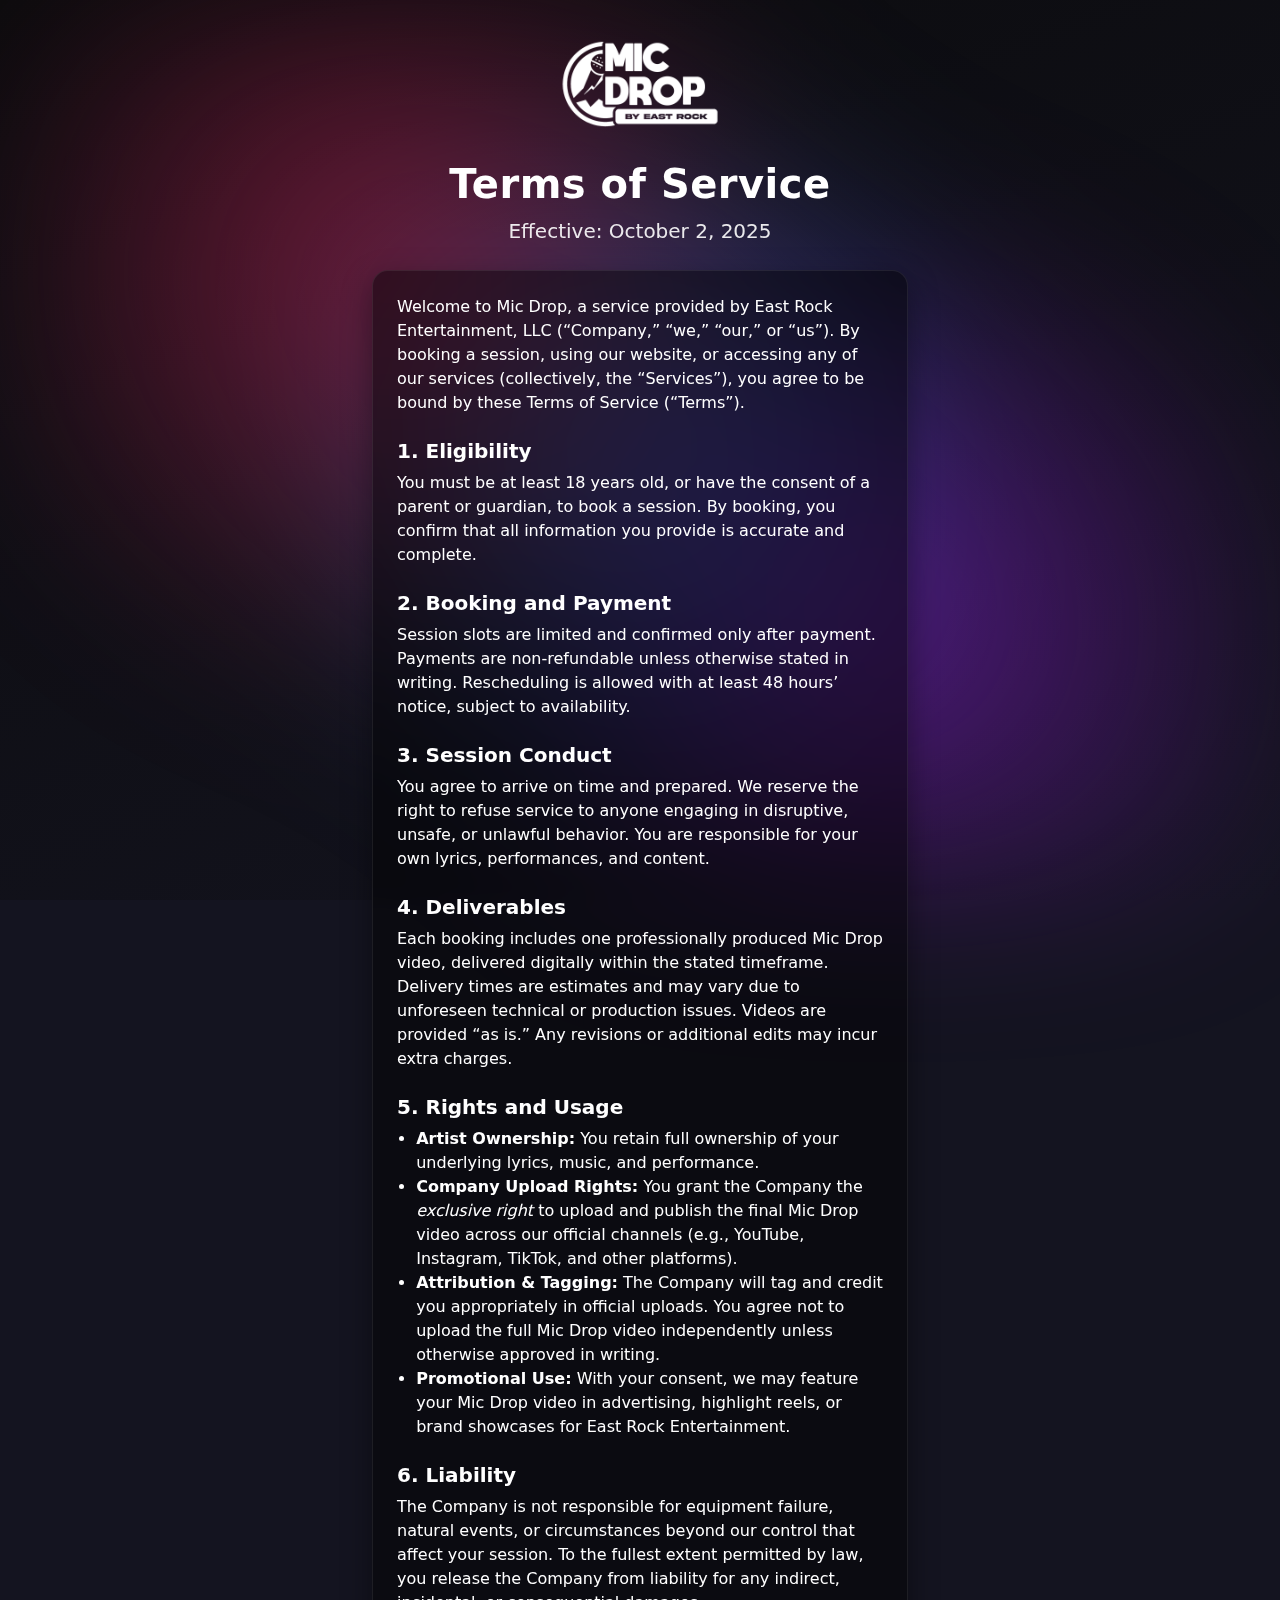
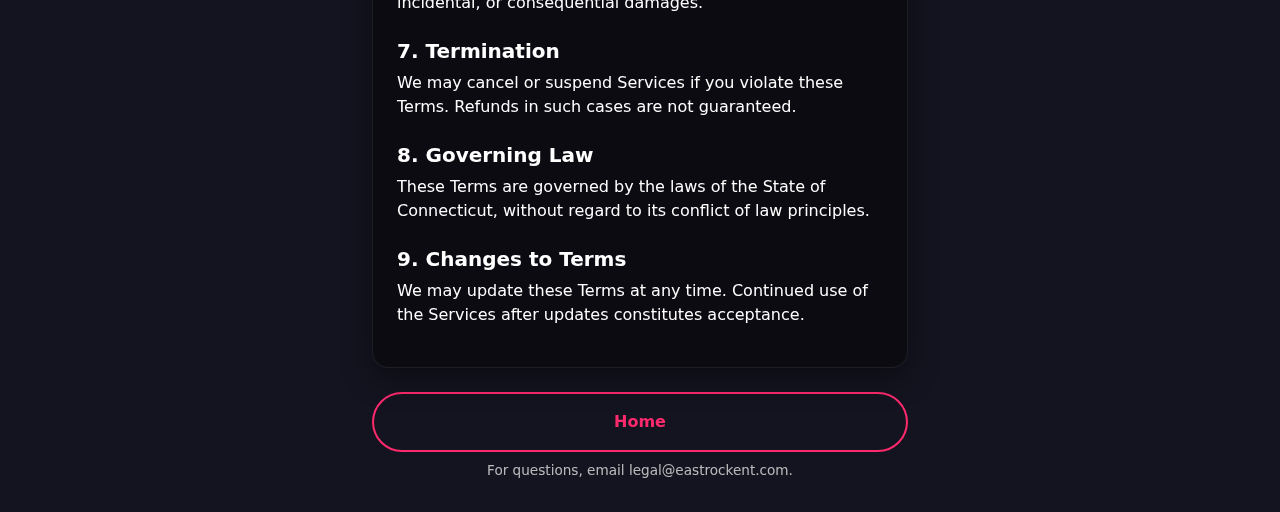
<file: terms.html>
<!DOCTYPE html>
<html lang="en">
<head>
  <meta charset="UTF-8" />
  <meta name="viewport" content="width=device-width, initial-scale=1" />
  <title>Terms of Service | Mic Drop</title>
  <link href="https://cdn.jsdelivr.net/npm/bootstrap@5.3.3/dist/css/bootstrap.min.css" rel="stylesheet">
  <link href="./assets/css/base.css" rel="stylesheet">
  <link href="./assets/css/components.css" rel="stylesheet">
  <link href="./assets/css/pages/legal.css" rel="stylesheet">
</head>
<body>
  <main class="container container-narrow">
        <section class="hero p-2 pt-4">
            <img src="./assets/img/logo.png" alt="East Rock" style="height:120px;" class="mb-0" />
            <div class="text-fade">
                <h1 class="fw-bold mt-3 mb-2">Terms of Service</h1>
                <p class="lead">Effective: October 2, 2025</p>

            </div>

        </section>

    <section class="glass p-4 mb-4">
      <p>Welcome to Mic Drop, a service provided by East Rock Entertainment, LLC (“Company,” “we,” “our,” or “us”). By booking a session, using our website, or accessing any of our services (collectively, the “Services”), you agree to be bound by these Terms of Service (“Terms”).</p>

      <h5>1. Eligibility</h5>
      <p>You must be at least 18 years old, or have the consent of a parent or guardian, to book a session. By booking, you confirm that all information you provide is accurate and complete.</p>

      <h5>2. Booking and Payment</h5>
      <p>Session slots are limited and confirmed only after payment. Payments are non-refundable unless otherwise stated in writing. Rescheduling is allowed with at least 48 hours’ notice, subject to availability.</p>

      <h5>3. Session Conduct</h5>
      <p>You agree to arrive on time and prepared. We reserve the right to refuse service to anyone engaging in disruptive, unsafe, or unlawful behavior. You are responsible for your own lyrics, performances, and content.</p>

      <h5>4. Deliverables</h5>
      <p>Each booking includes one professionally produced Mic Drop video, delivered digitally within the stated timeframe. Delivery times are estimates and may vary due to unforeseen technical or production issues. Videos are provided “as is.” Any revisions or additional edits may incur extra charges.</p>

      <h5>5. Rights and Usage</h5>
      <ul>
        <li><strong>Artist Ownership:</strong> You retain full ownership of your underlying lyrics, music, and performance.</li>
        <li><strong>Company Upload Rights:</strong> You grant the Company the <em>exclusive right</em> to upload and publish the final Mic Drop video across our official channels (e.g., YouTube, Instagram, TikTok, and other platforms).</li>
        <li><strong>Attribution & Tagging:</strong> The Company will tag and credit you appropriately in official uploads. You agree not to upload the full Mic Drop video independently unless otherwise approved in writing.</li>
        <li><strong>Promotional Use:</strong> With your consent, we may feature your Mic Drop video in advertising, highlight reels, or brand showcases for East Rock Entertainment.</li>
      </ul>

      <h5>6. Liability</h5>
      <p>The Company is not responsible for equipment failure, natural events, or circumstances beyond our control that affect your session. To the fullest extent permitted by law, you release the Company from liability for any indirect, incidental, or consequential damages.</p>

      <h5>7. Termination</h5>
      <p>We may cancel or suspend Services if you violate these Terms. Refunds in such cases are not guaranteed.</p>

      <h5>8. Governing Law</h5>
      <p>These Terms are governed by the laws of the State of Connecticut, without regard to its conflict of law principles.</p>

      <h5>9. Changes to Terms</h5>
      <p>We may update these Terms at any time. Continued use of the Services after updates constitutes acceptance.</p>
    </section>

    <a href="./" class="btn btn-cta-outline mb-2"><i class="bi bi-arrow-return-left"></i> Home</a>
  </main>
  <p class="footer-note">For questions, email legal@eastrockent.com.</p>
    <script src="https://cdn.jsdelivr.net/npm/bootstrap@5.3.3/dist/js/bootstrap.bundle.min.js"></script>

</body>
</html>
</file>
<file: assets/css/base.css>
:root{
  --accent:#ff2a6d;
  --text:#fff;
  --bg1:#0b0b0d;
  --bg2:#141420;
  --bg3:#1a0f18;
}

/* Global */
/* 1) Solid fallback so iOS overscroll never shows white */
html {
  background: var(--bg2);
  color-scheme: light dark;
}

/* 2) Fixed, full-viewport gradient lives on the root, not the body */
html::before {
  content: "";
  position: fixed;
  inset: 0;
  z-index: -1;
  background: linear-gradient(160deg, var(--bg1), var(--bg2), var(--bg3));
  background-size: 200% 200%;
  animation: gradientShift 12s ease infinite;
  will-change: transform;
}

/* 3) Body is transparent and sized with dynamic viewport height */
html, body { height: 100%; }
body{
  min-height: 100dvh;         /* <- key: handles iOS toolbar resize */
  margin: 0;
  color: var(--text);
  font-family: system-ui, -apple-system, "Helvetica Neue", Arial, sans-serif;
  background: transparent;    /* gradient is on html::before */
}

/* 4) Move the glow to a fixed root layer so it also covers chrome */
html::after{
  content:"";
  position: fixed;
  inset: 0;
  z-index: -1;
  background:
    radial-gradient(circle at 30% 30%, rgba(255,42,109,.4), transparent 40%),
    radial-gradient(circle at 70% 70%, rgba(169,29,255,.4), transparent 40%),
    radial-gradient(circle at 50% 50%, rgba(29,140,255,.4), transparent 50%);
  filter: blur(80px);
  pointer-events: none;
}

/* Respect reduced motion */
@media (prefers-reduced-motion: reduce){
  html::before{ animation: none; }
}

@keyframes gradientShift{
  0%{background-position:0% 50%}
  50%{background-position:100% 50%}
  100%{background-position:0% 50%}
}


/* Default link reset; components can override */
a{color:inherit; text-decoration:none}
a:hover,a:focus{color:inherit; text-decoration:none}

/* Layout helpers */
.container-narrow{max-width:560px}

/* Hero */
.hero{text-align:center; padding:1rem 1rem 0}
.hero h1{font-weight:800; letter-spacing:.5px}
.hero p.lead{opacity:.9}

/* Glass panel */
.glass{
  backdrop-filter:blur(10px);
  -webkit-backdrop-filter:blur(10px);
  background:rgba(0,0,0,.45);
  border:1px solid rgba(255,255,255,.08);
  border-radius:1rem;
  box-shadow:0 10px 30px rgba(0,0,0,.4);
}




/* Footer note */
.footer-note{
  font-size:.85rem;
  opacity:.7;
  text-align:center;
  padding-bottom:2rem;
}
</file>
<file: assets/css/components.css>
/* Primary CTA button (red) */
.btn-cta {
  background: var(--accent);
  font-weight: 700;
  padding: 1rem 1.5rem;
  border-radius: 999px;
  width: 100%;
  color: #fff;
  border: 2px solid var(--accent);
  text-align: center;
  display: inline-block;
  transition: all 0.3s ease;
}

.btn-cta:hover {
  background: #fff;
  color: var(--accent);
}

/* Outlined variant */
.btn-cta-outline {
  background: transparent;
  color: var(--accent);
  border: 2px solid var(--accent);
  font-weight: 700;
  padding: 1rem 1.5rem;
  border-radius: 999px;
  width: 100%;
  text-align: center;
  display: inline-block;
  transition: all 0.3s ease;
}

.btn-cta-outline:hover {
  background: var(--accent);
  color: #fff;
}

/* Steps (home page uses these) */
.step{
  border-radius:1rem;
  padding:1.25rem 1rem;
  margin-bottom:.75rem;
  background:rgba(255,255,255,.03);
  border:1px solid rgba(255,255,255,.06);
  display:flex;               /* left-number, right-text */
  justify-content:center;     /* center the pair in the glass */
}
.step > .row{width:100%}      /* safety if you drop grid inside */

/* Circle number */
.step-number{
  width:2.25rem; height:2.25rem; line-height:2.25rem;
  border-radius:999px;
  background:var(--accent);
  color:#000;
  font-weight:800;
  text-align:center;
  flex-shrink:0;
  margin-right:.75rem; /* spacing between circle and text */
}

/* Keep wrapped lines indented under first line, not under circle */
.step p{ max-width:360px; margin:0 }

/* Location cards (choose-location page) */
.location-card{
  background:rgba(255,255,255,.05);
  border:1px solid rgba(255,255,255,.08);
  border-radius:1rem;
  padding:1.25rem;
  text-align:center;
  transition:filter .2s ease, transform .2s ease;
  cursor:pointer;
}
.location-card:hover{ filter:brightness(.9); transform:translateY(-2px) }

/* Video wrapper matches your glass + border-radius */
.video-wrapper {
  border-radius: 1rem; /* same as .glass */
  overflow: hidden;    /* rounds the iframe corners */
  box-shadow: 0 10px 30px rgba(0,0,0,0.4);
}

/* Ensure iframe fills its container */
.video-wrapper iframe {
  border: 0;
  display: block;
  width: 100%;
  height: 100%;
  border-radius: inherit;
  pointer-events: none;

}
</file>
<file: assets/css/pages/home.css>
/* Page-specific overrides for the Home (Mic Drop steps) */
/* Center the number+text pair inside each .step */
.step{ justify-content:center; }

.btn-cta {
  opacity: 0;
  animation: fadeIn 1s ease-in forwards;
}

.video-wrapper {
  opacity: 0;
  animation: fadeIn 1s ease-in forwards;
}

@keyframes fadeIn {
  to { opacity: 1; }
}
</file>
<file: assets/css/animations.css>
/* ===== Sequential fade-in utility ===== */

/* Motion-safe: completely disable if user prefers reduced motion */
@media (prefers-reduced-motion: reduce) {
  .seq > * { opacity: 1 !important; transform: none !important; animation: none !important; }
}

/* Base keyframe */
@keyframes fadeUp {
  from { opacity: 0; transform: translateY(12px); }
  to   { opacity: 1; transform: none; }
}

/* Parent marks a sequence; its direct children animate in order */
.seq > * {
  opacity: 0;
  animation: fadeUp .6s ease forwards;
}

/* Stagger: adjust the step for faster/slower cadence */
:root { --seq-step: 90ms; }  /* change to 60ms for snappier, 120ms for more chill */

/* First 10 items (extend if needed) */
.seq > *:nth-child(1)  { animation-delay: calc(var(--seq-step) * 0); }
.seq > *:nth-child(2)  { animation-delay: calc(var(--seq-step) * 1); }
.seq > *:nth-child(3)  { animation-delay: calc(var(--seq-step) * 2); }
.seq > *:nth-child(4)  { animation-delay: calc(var(--seq-step) * 3); }
.seq > *:nth-child(5)  { animation-delay: calc(var(--seq-step) * 4); }
.seq > *:nth-child(6)  { animation-delay: calc(var(--seq-step) * 5); }
.seq > *:nth-child(7)  { animation-delay: calc(var(--seq-step) * 6); }
.seq > *:nth-child(8)  { animation-delay: calc(var(--seq-step) * 7); }
.seq > *:nth-child(9)  { animation-delay: calc(var(--seq-step) * 8); }
.seq > *:nth-child(10) { animation-delay: calc(var(--seq-step) * 9); }

/* ===== Convenience variants for your layouts ===== */

/* Home page: sequence the .step blocks (direct children of the glass) */
.steps-seq > .step { opacity: 0; animation: fadeUp .6s ease forwards; }
.steps-seq > .step:nth-child(1) { animation-delay: calc(var(--seq-step) * 0); }
.steps-seq > .step:nth-child(2) { animation-delay: calc(var(--seq-step) * 1); }
.steps-seq > .step:nth-child(3) { animation-delay: calc(var(--seq-step) * 2); }

/* Locations page: sequence the grid columns, not just the inner card */
.locations-seq > [class*="col-"] { opacity: 0; animation: fadeUp .6s ease forwards; }
.locations-seq > [class*="col-"]:nth-child(1) { animation-delay: calc(var(--seq-step) * 0); }
.locations-seq > [class*="col-"]:nth-child(2) { animation-delay: calc(var(--seq-step) * 1); }
.locations-seq > [class*="col-"]:nth-child(3) { animation-delay: calc(var(--seq-step) * 2); }

/* Optional: slower hero fade */
.hero-fade { opacity: 0; animation: fadeUp .7s ease .15s forwards; }
</file>
<file: assets/css/pages/locations.css>
/* Page-specific overrides for Choose Location (if needed later) */
/* Currently using shared components; left here for future tweaks */
</file>
<file: assets/css/pages/songs.css>
.text-fade {
  opacity: 0;
  animation: fadeIn 1s ease-in forwards;
}

@keyframes fadeIn {
  to { opacity: 1; }
}
</file>
<file: assets/css/pages/legal.css>
/* assets/css/pages/legal.css */

h5 {
  margin-top: 1.5rem;
  margin-bottom: .5rem;
  font-weight: 700;
}

ul {
  padding-left: 1.2rem;
  margin-bottom: 1rem;
}

.glass p,
.glass li {
  line-height: 1.5;
}
</file>
